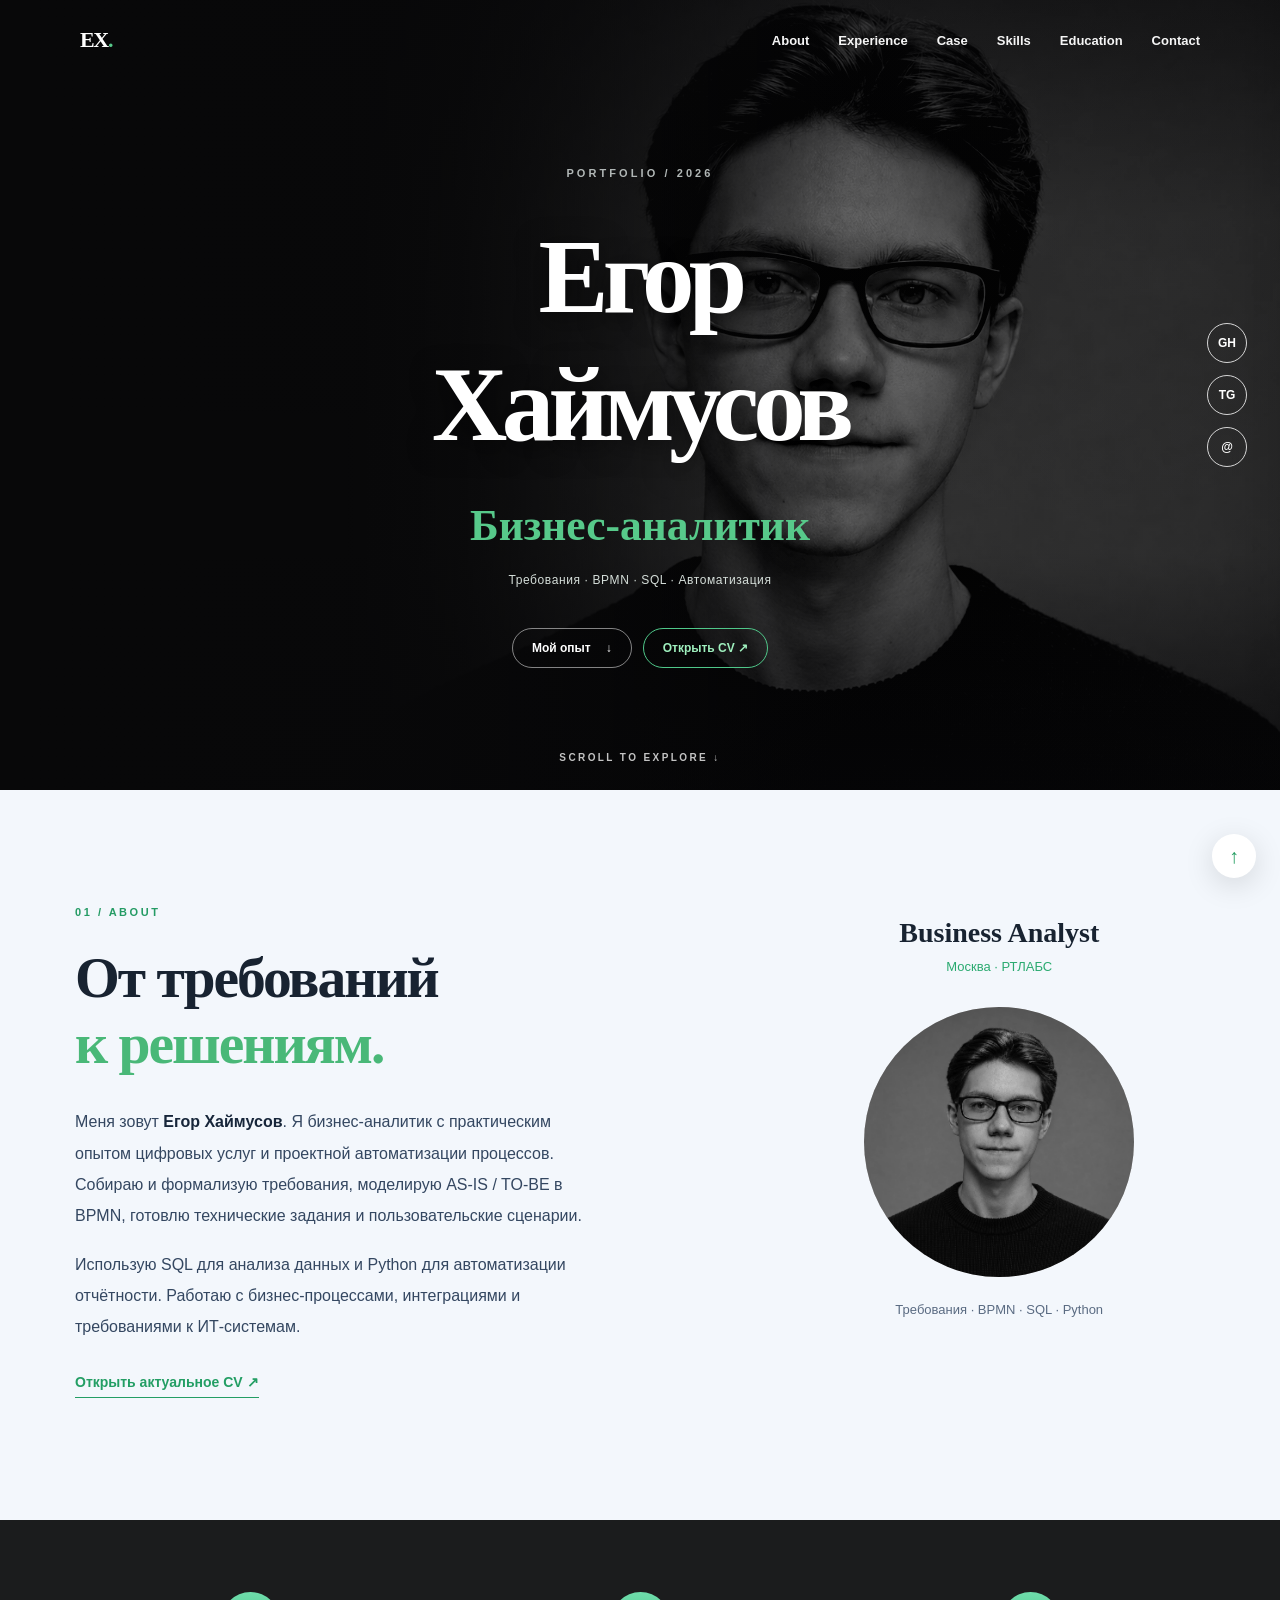
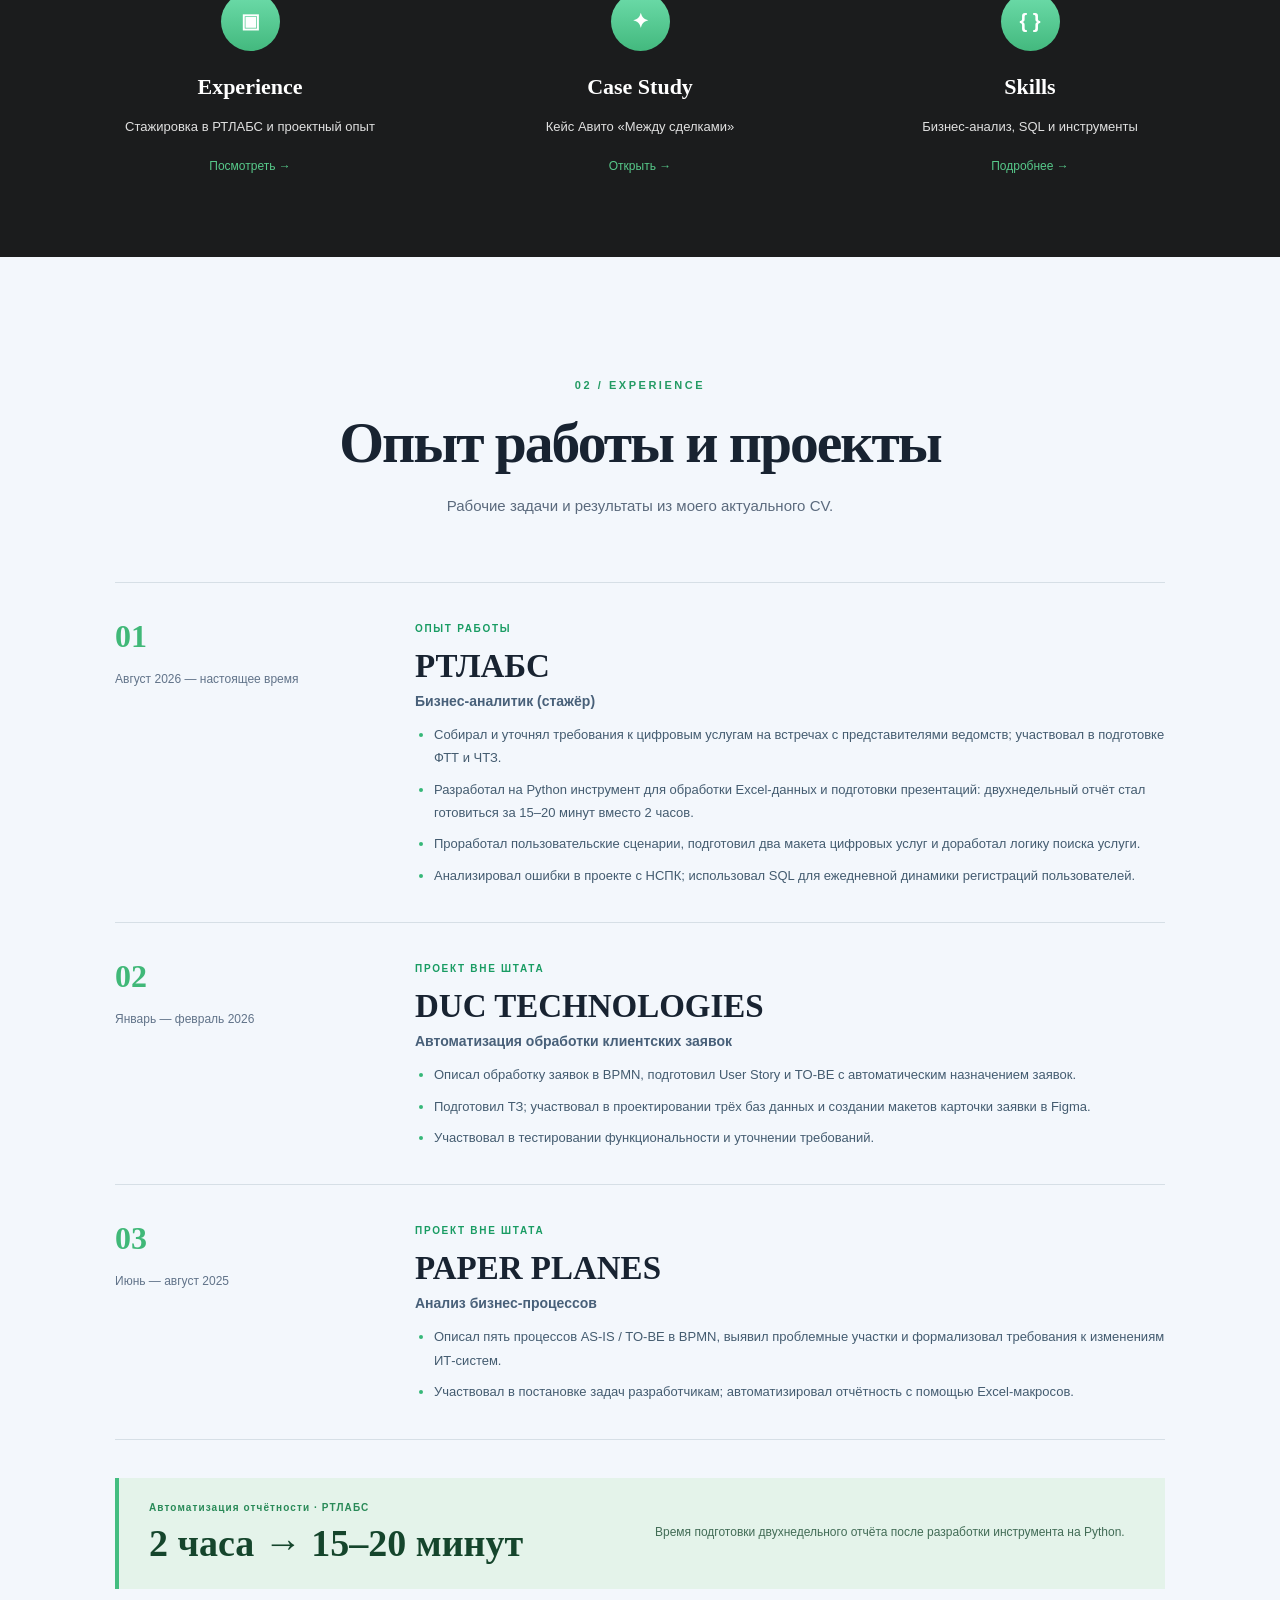
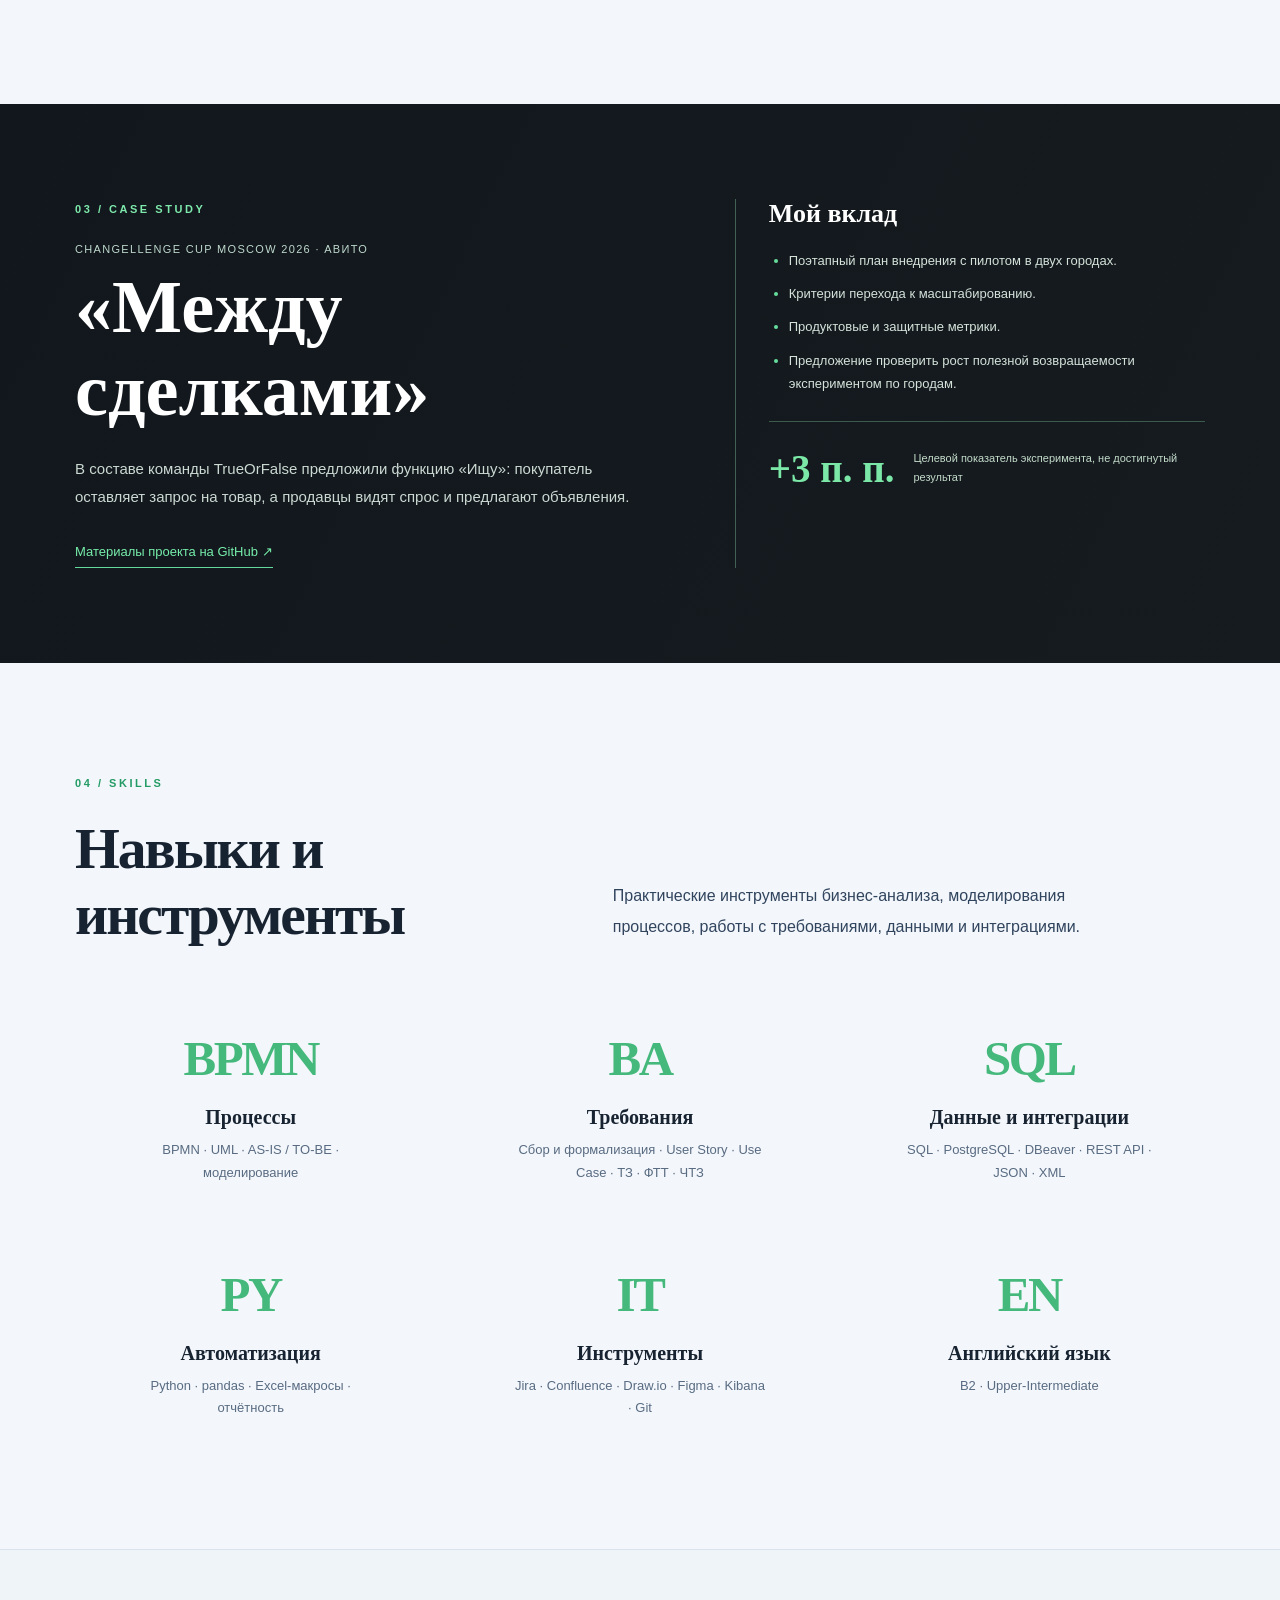
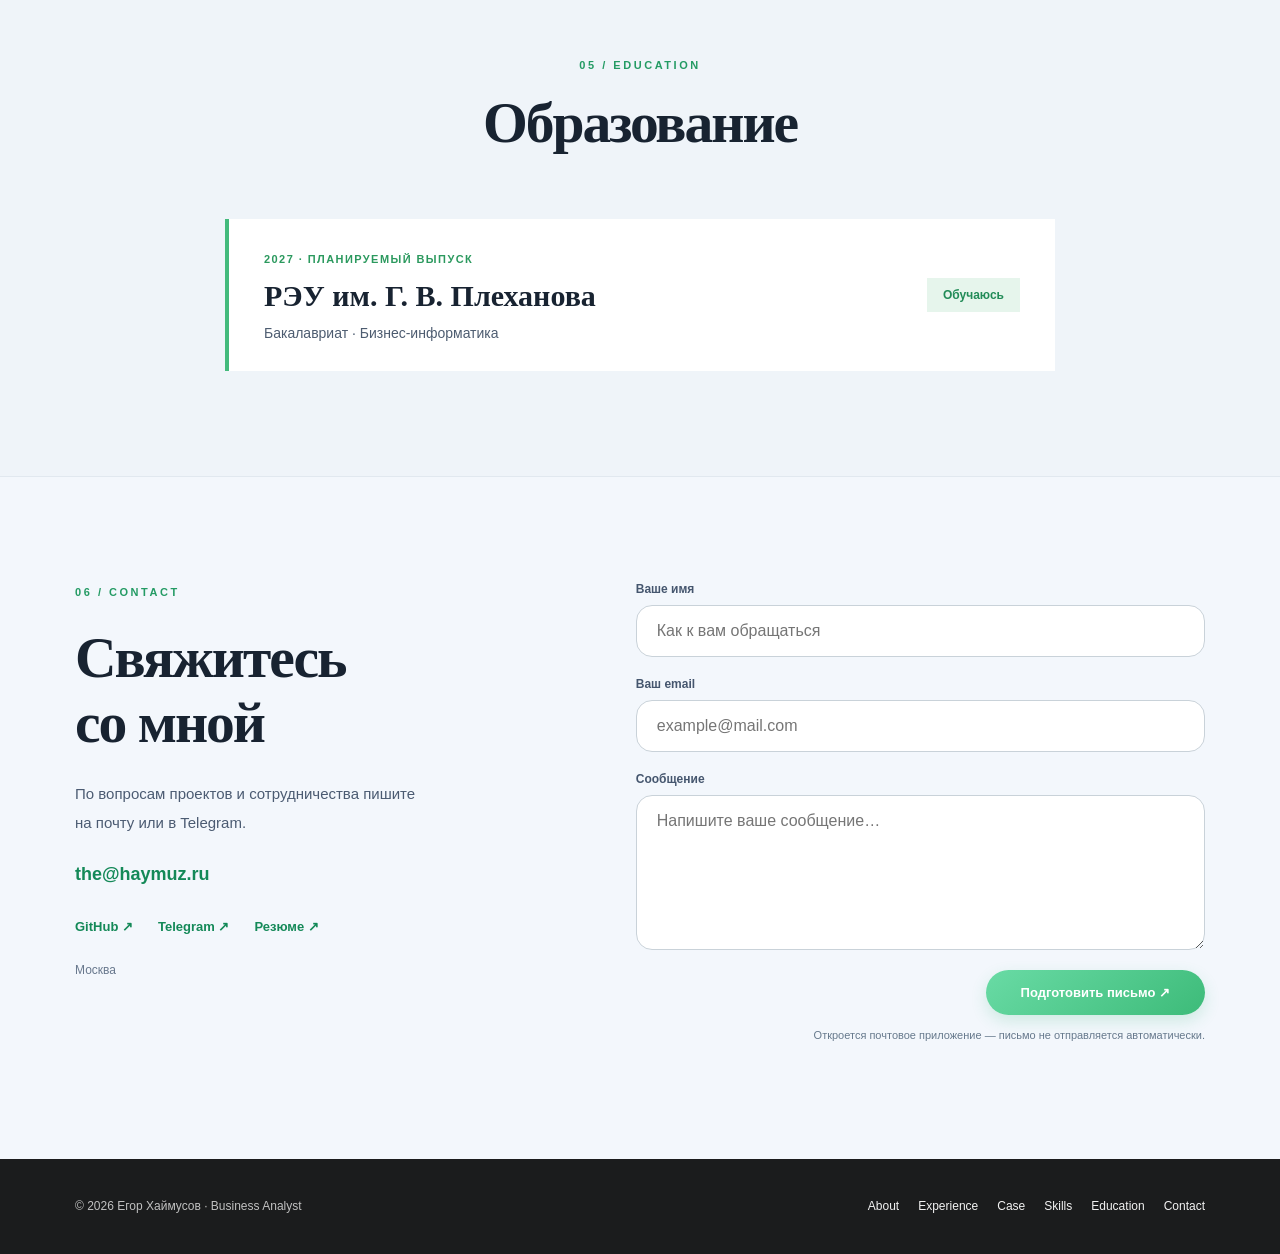
<file: index.html>
<!doctype html>
<html lang="ru">
<head>
  <meta charset="utf-8">
  <meta name="viewport" content="width=device-width, initial-scale=1">
  <meta name="color-scheme" content="light">
  <meta name="theme-color" content="#101113">
  <meta name="description" content="Егор Хаймусов — бизнес-аналитик. РТЛАБС, DUC Technologies, Paper Planes, BPMN, требования, SQL и автоматизация.">
  <meta property="og:type" content="website">
  <meta property="og:title" content="Егор Хаймусов · Business Analyst">
  <meta property="og:description" content="Портфолио бизнес-аналитика: проекты, навыки, публикации, контакты.">
  <title>Егор Хаймусов — Business Analyst · CV</title>
  <link rel="stylesheet" href="styles-v8.css">
</head>
<body id="top">
  <header class="site-header">
    <div class="header-inner">
      <a class="wordmark" href="#top" aria-label="Егор Хаймусов — главная">ЕХ<span>.</span></a>
      <button class="menu-toggle" type="button" aria-controls="main-navigation" aria-expanded="false" aria-label="Открыть меню">
        <span></span><span></span><span></span>
      </button>
      <nav id="main-navigation" class="main-nav" aria-label="Навигация"><a href="#about">About</a><a href="#experience">Experience</a><a href="#case">Case</a><a href="#skills">Skills</a><a href="#education">Education</a><a href="#contact">Contact</a></nav>
    </div>
  </header>
  <main>
    <section class="hero" aria-labelledby="hero-title">
      <div class="hero-image" aria-hidden="true"><img src="assets/profile-photo-v2.webp" width="1254" height="1254" alt="" fetchpriority="high"></div>
      <div class="hero-shade"></div>
      <div class="hero-content">
        <p class="hero-meta">PORTFOLIO / 2026</p>
        <h1 id="hero-title"><span>Егор</span><span>Хаймусов</span></h1>
        <p class="hero-role">Бизнес-аналитик</p>
        <p class="hero-summary">Требования · BPMN · SQL · Автоматизация</p>
        <a class="hero-cta" href="#experience">Мой опыт <span aria-hidden="true">↓</span></a><a class="hero-cta cv-hero-resume" href="resume.html">Открыть CV ↗</a>
      </div>
      <div class="hero-social" aria-label="Социальные ссылки">
        <a href="https://github.com/haymuzz" target="_blank" rel="noopener noreferrer" aria-label="GitHub">GH</a>
        <a href="https://t.me/thehaymuz" target="_blank" rel="noopener noreferrer" aria-label="Telegram">TG</a>
        <a href="mailto:the@haymuz.ru" aria-label="Email">@</a>
      </div>
      <span class="hero-index">SCROLL TO EXPLORE ↓</span>
    </section>

    <section class="about section-light" id="about">
 <div class="section-wrap about-layout">
  <div class="about-text">
   <span class="small-heading">01 / ABOUT</span>
   <h2>От требований<br><em>к решениям.</em></h2>
   <p>Меня зовут <strong>Егор Хаймусов</strong>. Я бизнес-аналитик с практическим опытом цифровых услуг и проектной автоматизации процессов. Собираю и формализую требования, моделирую AS-IS / TO-BE в BPMN, готовлю технические задания и пользовательские сценарии.</p>
   <p>Использую SQL для анализа данных и Python для автоматизации отчётности. Работаю с бизнес-процессами, интеграциями и требованиями к ИТ-системам.</p>
   <a class="inline-link" href="resume.html">Открыть актуальное CV ↗</a>
  </div>
  <div class="about-side">
   <h3>Business Analyst</h3><p class="about-side-role">Москва · РТЛАБС</p>
   <div class="about-avatar"><img src="assets/profile-photo-v2.webp" width="1254" height="1254" loading="lazy" alt="Портрет Егора Хаймусова"></div>
   <p class="about-side-caption">Требования · BPMN · SQL · Python</p>
  </div>
 </div>
</section>

<section class="quick-links" aria-label="Разделы сайта">
 <div class="section-wrap quick-grid">
  <a class="quick-item" href="#experience"><span class="quick-icon">▣</span><h3>Experience</h3><p>Стажировка в РТЛАБС и проектный опыт</p><span class="quick-more">Посмотреть →</span></a>
  <a class="quick-item" href="#case"><span class="quick-icon">✦</span><h3>Case Study</h3><p>Кейс Авито «Между сделками»</p><span class="quick-more">Открыть →</span></a>
  <a class="quick-item" href="#skills"><span class="quick-icon">{ }</span><h3>Skills</h3><p>Бизнес-анализ, SQL и инструменты</p><span class="quick-more">Подробнее →</span></a>
 </div>
</section>

<section class="projects section-light cv-experience" id="experience">
<div class="section-wrap">
 <div class="center-head"><span class="small-heading">02 / EXPERIENCE</span><h2>Опыт работы и проекты</h2><p>Рабочие задачи и результаты из моего актуального CV.</p></div>
 <div class="cv-timeline">
  <article class="cv-job">
   <div class="cv-job-meta"><span class="cv-number">01</span><span>Август 2026 — настоящее время</span></div>
   <div><span class="cv-kind">ОПЫТ РАБОТЫ</span><h3>РТЛАБС</h3><p class="cv-role">Бизнес-аналитик (стажёр)</p>
   <ul><li>Собирал и уточнял требования к цифровым услугам на встречах с представителями ведомств; участвовал в подготовке ФТТ и ЧТЗ.</li>
   <li>Разработал на Python инструмент для обработки Excel-данных и подготовки презентаций: двухнедельный отчёт стал готовиться за 15–20 минут вместо 2 часов.</li>
   <li>Проработал пользовательские сценарии, подготовил два макета цифровых услуг и доработал логику поиска услуги.</li>
   <li>Анализировал ошибки в проекте с НСПК; использовал SQL для ежедневной динамики регистраций пользователей.</li></ul></div>
  </article>
  <article class="cv-job">
   <div class="cv-job-meta"><span class="cv-number">02</span><span>Январь — февраль 2026</span></div>
   <div><span class="cv-kind">ПРОЕКТ ВНЕ ШТАТА</span><h3>DUC TECHNOLOGIES</h3><p class="cv-role">Автоматизация обработки клиентских заявок</p>
   <ul><li>Описал обработку заявок в BPMN, подготовил User Story и TO-BE с автоматическим назначением заявок.</li><li>Подготовил ТЗ; участвовал в проектировании трёх баз данных и создании макетов карточки заявки в Figma.</li><li>Участвовал в тестировании функциональности и уточнении требований.</li></ul></div>
  </article>
  <article class="cv-job">
   <div class="cv-job-meta"><span class="cv-number">03</span><span>Июнь — август 2025</span></div>
   <div><span class="cv-kind">ПРОЕКТ ВНЕ ШТАТА</span><h3>PAPER PLANES</h3><p class="cv-role">Анализ бизнес-процессов</p>
   <ul><li>Описал пять процессов AS-IS / TO-BE в BPMN, выявил проблемные участки и формализовал требования к изменениям ИТ-систем.</li><li>Участвовал в постановке задач разработчикам; автоматизировал отчётность с помощью Excel-макросов.</li></ul></div>
  </article>
 </div>
 <div class="cv-result"><div><span>Автоматизация отчётности · РТЛАБС</span><strong>2 часа → 15–20 минут</strong></div><p>Время подготовки двухнедельного отчёта после разработки инструмента на Python.</p></div>
</div></section>

<section class="focus-band cv-case" id="case">
 <div class="section-wrap cv-case-grid">
  <div><span class="small-heading">03 / CASE STUDY</span><span class="cv-case-overline">CHANGELLENGE CUP MOSCOW 2026 · АВИТО</span><h2>«Между<br>сделками»</h2>
   <p>В составе команды TrueOrFalse предложили функцию «Ищу»: покупатель оставляет запрос на товар, а продавцы видят спрос и предлагают объявления.</p>
   <a href="https://github.com/haymuzz/CupMoscow2026---TrueOrFalse" target="_blank" rel="noopener noreferrer" class="cv-case-link">Материалы проекта на GitHub ↗</a>
  </div>
  <div class="cv-case-details"><h3>Мой вклад</h3><ul><li>Поэтапный план внедрения с пилотом в двух городах.</li><li>Критерии перехода к масштабированию.</li><li>Продуктовые и защитные метрики.</li><li>Предложение проверить рост полезной возвращаемости экспериментом по городам.</li></ul>
   <div class="cv-goal"><strong>+3 п. п.</strong><span>Целевой показатель эксперимента, не достигнутый результат</span></div>
  </div>
 </div>
</section>

<section class="skills section-light" id="skills">
 <div class="section-wrap"><div class="skills-intro">
   <div><span class="small-heading">04 / SKILLS</span><h2>Навыки и инструменты</h2></div>
   <p>Практические инструменты бизнес-анализа, моделирования процессов, работы с требованиями, данными и интеграциями.</p>
 </div>
 <div class="skills-grid"><article class="skill"><span class="skill-big">BPMN</span><div class="skill-small"><h3>Процессы</h3><p>BPMN · UML · AS-IS / TO-BE · моделирование</p></div></article><article class="skill"><span class="skill-big">BA</span><div class="skill-small"><h3>Требования</h3><p>Сбор и формализация · User Story · Use Case · ТЗ · ФТТ · ЧТЗ</p></div></article><article class="skill"><span class="skill-big">SQL</span><div class="skill-small"><h3>Данные и интеграции</h3><p>SQL · PostgreSQL · DBeaver · REST API · JSON · XML</p></div></article><article class="skill"><span class="skill-big">PY</span><div class="skill-small"><h3>Автоматизация</h3><p>Python · pandas · Excel-макросы · отчётность</p></div></article><article class="skill"><span class="skill-big">IT</span><div class="skill-small"><h3>Инструменты</h3><p>Jira · Confluence · Draw.io · Figma · Kibana · Git</p></div></article><article class="skill"><span class="skill-big">EN</span><div class="skill-small"><h3>Английский язык</h3><p>B2 · Upper-Intermediate</p></div></article></div>
 </div>
</section>

<section class="research section-light cv-education" id="education">
 <div class="section-wrap"><div class="center-head"><span class="small-heading">05 / EDUCATION</span><h2>Образование</h2></div>
 <div class="cv-education-card"><div><span class="cv-education-year">2027 · ПЛАНИРУЕМЫЙ ВЫПУСК</span><h3>РЭУ им. Г. В. Плеханова</h3><p>Бакалавриат · Бизнес-информатика</p></div><span class="cv-education-status">Обучаюсь</span></div>
 </div>
</section>

<section class="contact section-light" id="contact">
 <div class="section-wrap contact-grid">
  <div><span class="small-heading">06 / CONTACT</span><h2>Свяжитесь<br>со мной</h2><p>По вопросам проектов и сотрудничества пишите на почту или в Telegram.</p>
  <a href="mailto:the@haymuz.ru" class="contact-email">the@haymuz.ru</a>
  <div class="contact-social"><a href="https://github.com/haymuzz" target="_blank" rel="noopener noreferrer">GitHub ↗</a><a href="https://t.me/thehaymuz" target="_blank" rel="noopener noreferrer">Telegram ↗</a><a href="resume.html">Резюме ↗</a></div><p class="cv-location">Москва</p></div>
  <form class="contact-form" id="contact-form">
   <label for="sender-name">Ваше имя</label><input id="sender-name" type="text" name="name" placeholder="Как к вам обращаться" maxlength="120" required>
   <label for="sender-email">Ваш email</label><input id="sender-email" type="email" name="email" placeholder="example@mail.com" maxlength="180" required>
   <label for="sender-message">Сообщение</label><textarea id="sender-message" name="message" rows="6" maxlength="5000" placeholder="Напишите ваше сообщение…" required></textarea>
   <button type="submit">Подготовить письмо ↗</button><p class="form-hint">Откроется почтовое приложение — письмо не отправляется автоматически.</p>
  </form>
 </div>
</section></main>
  <footer class="footer">
    <div class="section-wrap footer-inner">
      <p>© <span id="year">2026</span> Егор Хаймусов · Business Analyst</p>
      <nav aria-label="Навигация в подвале"><a href="#about">About</a><a href="#experience">Experience</a><a href="#case">Case</a><a href="#skills">Skills</a><a href="#education">Education</a><a href="#contact">Contact</a></nav>
      <a class="backtop" href="#top" aria-label="Наверх">↑</a>
    </div>
  </footer>
  <script src="script-v8.js" defer></script>
</body>
</html>
</file>
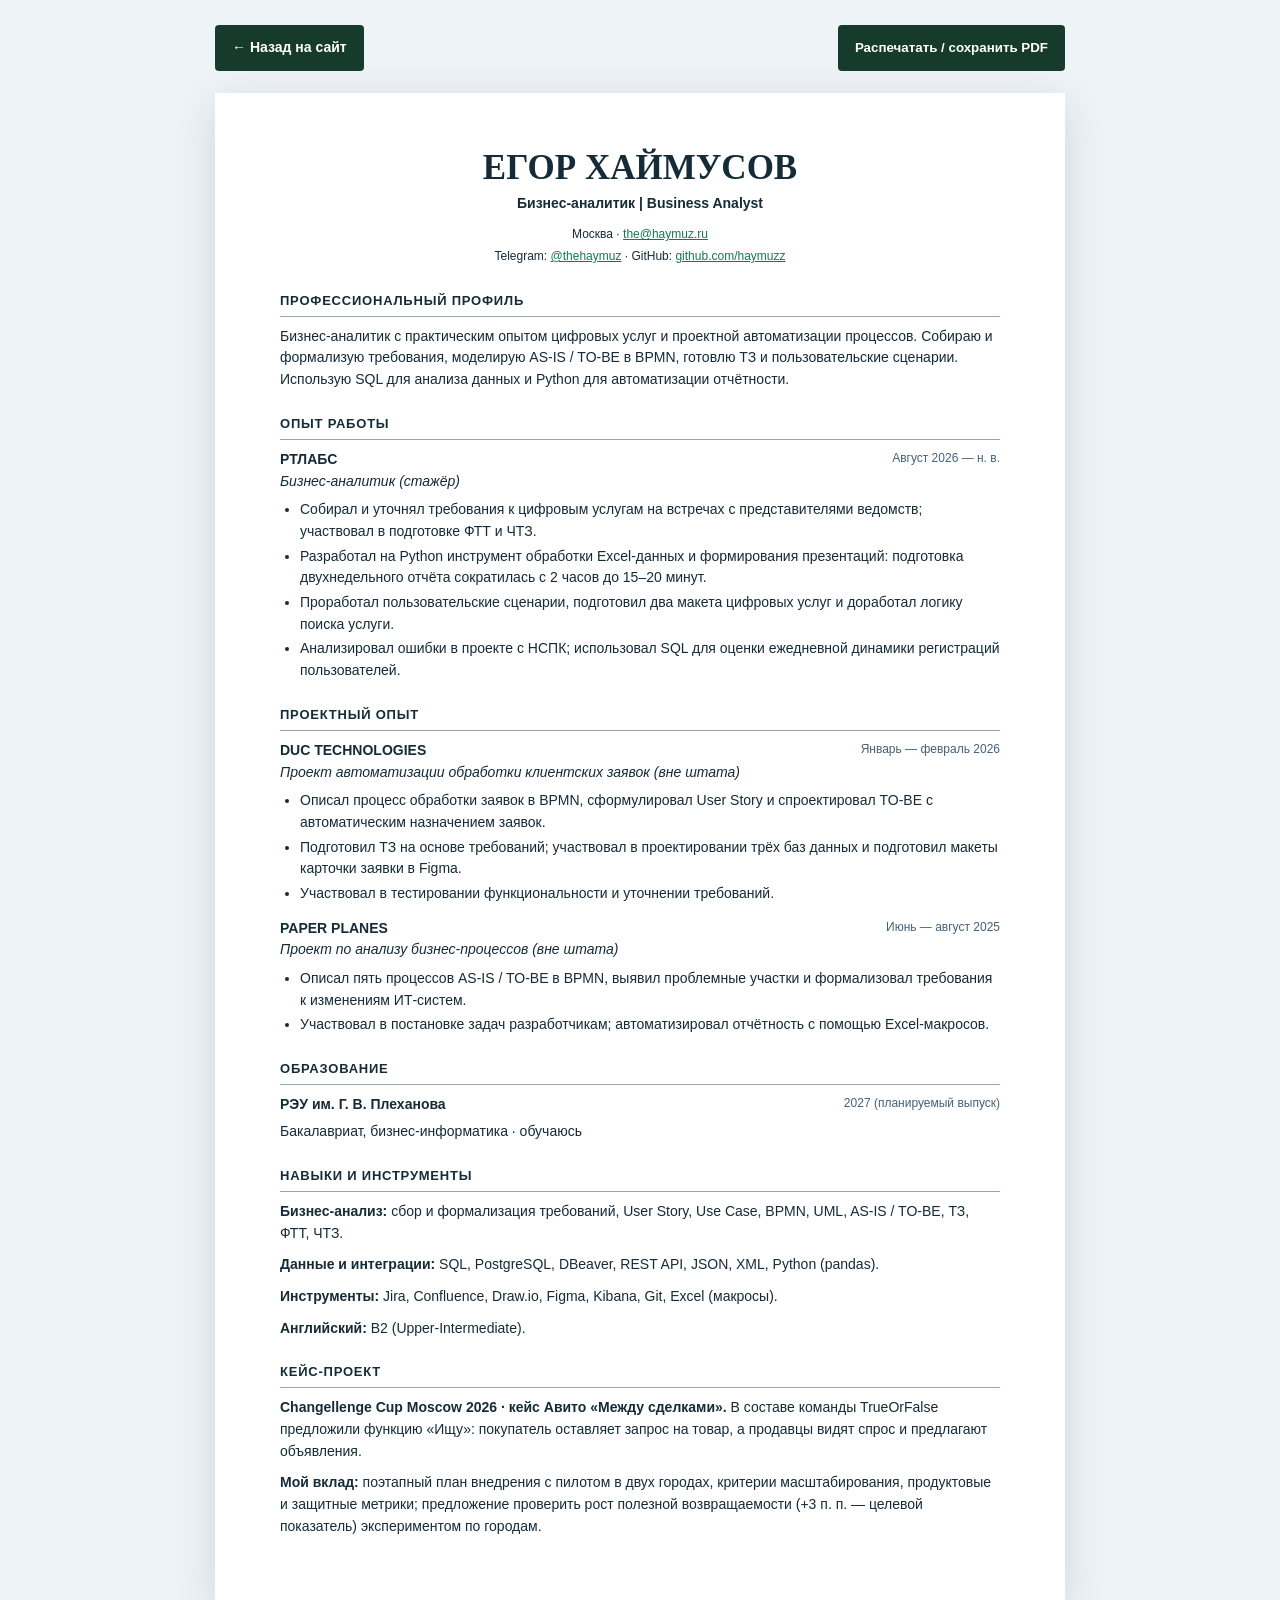
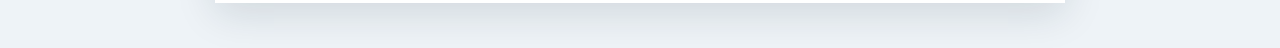
<file: resume.html>
<!doctype html><html lang="ru"><head><meta charset="utf-8"><meta name="viewport" content="width=device-width,initial-scale=1"><title>Егор Хаймусов — Бизнес-аналитик | CV</title><style>
*{box-sizing:border-box}body{margin:0;background:#eef3f7;color:#152b38;font:14px/1.55 Arial,Helvetica,sans-serif}a{color:#137a4f}.toolbar{max-width:850px;margin:25px auto 0;display:flex;justify-content:space-between;gap:20px}.toolbar a,.toolbar button{background:#163b2c;color:#fff;border:0;padding:12px 17px;border-radius:4px;font-weight:bold;cursor:pointer;text-decoration:none}.sheet{margin:22px auto 45px;max-width:850px;padding:55px 65px;background:#fff;box-shadow:0 10px 38px #1232}h1{text-align:center;font:700 35px Georgia,serif;margin:0}.sub{text-align:center;font-weight:bold}.contacts{text-align:center;font-size:12px;line-height:1.8}h2{font-size:13px;letter-spacing:.06em;border-bottom:1px solid #97a7af;padding-bottom:5px;margin:23px 0 9px}p{margin:5px 0 10px}strong{font-weight:700}.jobhead{display:flex;justify-content:space-between;gap:20px}.jobhead span{color:#466078;font-size:12px;text-align:right}.role{margin:0 0 7px;font-style:italic}ul{padding-left:20px;margin:5px 0 13px}li{margin:3px 0} @media(max-width:650px){.sheet{padding:30px 20px;margin:0}.toolbar{padding:15px;margin:0;flex-wrap:wrap}} @page{size:A4;margin:13mm}@media print{body{background:#fff;font-size:10px;line-height:1.36}.toolbar{display:none}.sheet{padding:0;margin:0;max-width:none;box-shadow:none}h1{font-size:25px}.contacts{font-size:9px}h2{margin:13px 0 5px;font-size:10px}p{margin:3px 0 5px}.jobhead span{font-size:9px}ul{margin:3px 0 7px}li{margin:2px 0}}
</style></head><body>
<div class="toolbar"><a href="./">← Назад на сайт</a><button onclick="window.print()">Распечатать / сохранить PDF</button></div>
<main class="sheet">
<h1>ЕГОР ХАЙМУСОВ</h1><p class="sub">Бизнес-аналитик | Business Analyst</p>
<div class="contacts">Москва · <a href="mailto:the@haymuz.ru">the@haymuz.ru</a><br>Telegram: <a href="https://t.me/thehaymuz">@thehaymuz</a> · GitHub: <a href="https://github.com/haymuzz">github.com/haymuzz</a></div>
<h2>ПРОФЕССИОНАЛЬНЫЙ ПРОФИЛЬ</h2><p>Бизнес-аналитик с практическим опытом цифровых услуг и проектной автоматизации процессов. Собираю и формализую требования, моделирую AS-IS / TO-BE в BPMN, готовлю ТЗ и пользовательские сценарии. Использую SQL для анализа данных и Python для автоматизации отчётности.</p>
<h2>ОПЫТ РАБОТЫ</h2>
<div class="jobhead"><strong>РТЛАБС</strong><span>Август 2026 — н. в.</span></div><p class="role">Бизнес-аналитик (стажёр)</p>
<ul><li>Собирал и уточнял требования к цифровым услугам на встречах с представителями ведомств; участвовал в подготовке ФТТ и ЧТЗ.</li><li>Разработал на Python инструмент обработки Excel-данных и формирования презентаций: подготовка двухнедельного отчёта сократилась с 2 часов до 15–20 минут.</li><li>Проработал пользовательские сценарии, подготовил два макета цифровых услуг и доработал логику поиска услуги.</li><li>Анализировал ошибки в проекте с НСПК; использовал SQL для оценки ежедневной динамики регистраций пользователей.</li></ul>
<h2>ПРОЕКТНЫЙ ОПЫТ</h2>
<div class="jobhead"><strong>DUC TECHNOLOGIES</strong><span>Январь — февраль 2026</span></div><p class="role">Проект автоматизации обработки клиентских заявок (вне штата)</p>
<ul><li>Описал процесс обработки заявок в BPMN, сформулировал User Story и спроектировал TO-BE с автоматическим назначением заявок.</li><li>Подготовил ТЗ на основе требований; участвовал в проектировании трёх баз данных и подготовил макеты карточки заявки в Figma.</li><li>Участвовал в тестировании функциональности и уточнении требований.</li></ul>
<div class="jobhead"><strong>PAPER PLANES</strong><span>Июнь — август 2025</span></div><p class="role">Проект по анализу бизнес-процессов (вне штата)</p>
<ul><li>Описал пять процессов AS-IS / TO-BE в BPMN, выявил проблемные участки и формализовал требования к изменениям ИТ-систем.</li><li>Участвовал в постановке задач разработчикам; автоматизировал отчётность с помощью Excel-макросов.</li></ul>
<h2>ОБРАЗОВАНИЕ</h2><div class="jobhead"><strong>РЭУ им. Г. В. Плеханова</strong><span>2027 (планируемый выпуск)</span></div><p>Бакалавриат, бизнес-информатика · обучаюсь</p>
<h2>НАВЫКИ И ИНСТРУМЕНТЫ</h2>
<p><strong>Бизнес-анализ:</strong> сбор и формализация требований, User Story, Use Case, BPMN, UML, AS-IS / TO-BE, ТЗ, ФТТ, ЧТЗ.</p>
<p><strong>Данные и интеграции:</strong> SQL, PostgreSQL, DBeaver, REST API, JSON, XML, Python (pandas).</p>
<p><strong>Инструменты:</strong> Jira, Confluence, Draw.io, Figma, Kibana, Git, Excel (макросы).</p><p><strong>Английский:</strong> B2 (Upper-Intermediate).</p>
<h2>КЕЙС-ПРОЕКТ</h2>
<p><strong>Changellenge Cup Moscow 2026 · кейс Авито «Между сделками».</strong> В составе команды TrueOrFalse предложили функцию «Ищу»: покупатель оставляет запрос на товар, а продавцы видят спрос и предлагают объявления.</p>
<p><strong>Мой вклад:</strong> поэтапный план внедрения с пилотом в двух городах, критерии масштабирования, продуктовые и защитные метрики; предложение проверить рост полезной возвращаемости (+3 п. п. — целевой показатель) экспериментом по городам.</p>
</main></body></html>
</file>
<file: styles-v8.css>
:root{--dark:#131416;--black:#090a0c;--paper:#f3f7fc;--white:#fff;--text:#182331;--muted:#41516b;--green:#57c98a;--deep-green:#249b64;--line:#dae1ea}
*,*::before,*::after{box-sizing:border-box}
html{scroll-behavior:smooth;scroll-padding-top:72px}
body{margin:0;background:var(--paper);color:var(--text);font-family:Arial,"Helvetica Neue",Helvetica,sans-serif;-webkit-font-smoothing:antialiased}
a{color:inherit;text-decoration:none}
button,input,textarea{font:inherit}
a:focus-visible,button:focus-visible,input:focus-visible,textarea:focus-visible{outline:3px solid var(--green);outline-offset:3px}
.section-wrap{width:min(1130px,calc(100% - 56px));margin:0 auto}
.site-header{position:absolute;top:0;left:0;right:0;z-index:20;color:white}
.header-inner{height:80px;max-width:1180px;padding:0 30px;margin:auto;display:flex;align-items:center;justify-content:space-between}
.wordmark{font-size:22px;font-weight:900;letter-spacing:-.06em;font-family:Georgia,"Times New Roman",serif}
.wordmark span{color:var(--green)}
.main-nav{display:flex;align-items:center;gap:29px}.main-nav a{font-size:13px;font-weight:600;color:#f5f5f5;transition:color .2s}.main-nav a:hover{color:var(--green)}
.menu-toggle{display:none;border:0;background:transparent;padding:10px;cursor:pointer}
.menu-toggle span{display:block;width:23px;height:2px;margin:5px 0;background:white}
.hero{height:min(790px,100svh);min-height:600px;position:relative;display:flex;justify-content:center;align-items:center;isolation:isolate;overflow:hidden;background:#080809;color:#fff}
.hero-image{position:absolute;inset:0;overflow:hidden;z-index:-3}
.hero-image img{
 height:100%;width:76%;position:absolute;right:-3%;top:0;
 object-fit:cover;object-position:52% 39%;
 filter:grayscale(100%) contrast(1.22) brightness(.66);
 -webkit-mask-image:linear-gradient(to right,transparent 0%,rgba(0,0,0,.14) 12%,rgba(0,0,0,.49) 27%,rgba(0,0,0,.88) 42%,#000 57%,#000 92%,rgba(0,0,0,.84) 100%);
 mask-image:linear-gradient(to right,transparent 0%,rgba(0,0,0,.14) 12%,rgba(0,0,0,.49) 27%,rgba(0,0,0,.88) 42%,#000 57%,#000 92%,rgba(0,0,0,.84) 100%);
}
.hero-shade{
 position:absolute;inset:0;z-index:-2;pointer-events:none;
 background:
 linear-gradient(90deg,#080809 0%,rgba(8,8,9,.98) 13%,rgba(8,8,9,.88) 27%,rgba(8,8,9,.59) 44%,rgba(8,8,9,.22) 67%,rgba(8,8,9,.35) 100%),
 linear-gradient(0deg,rgba(5,5,7,.78) 0%,rgba(5,5,7,.05) 30%,rgba(5,5,7,.08) 72%,rgba(5,5,7,.54) 100%);
}
.hero-content{text-align:center;padding:120px 95px 75px;position:relative;z-index:1}
.hero-meta{font-size:11px;font-weight:700;letter-spacing:.28em;color:#b1b7b6;margin:0 0 34px}
.hero h1{font-family:Georgia,"Times New Roman",serif;font-size:clamp(66px,8.2vw,128px);font-weight:750;line-height:1.22;letter-spacing:-.055em;margin:0 0 31px;text-shadow:0 6px 28px #0009}
.hero h1 span{display:block}
.hero-role{color:var(--green);font-family:Georgia,"Times New Roman",serif;font-size:clamp(25px,3.4vw,45px);margin:0 0 20px;font-weight:600}
.hero-summary{font-size:12px;color:#d5ded9;letter-spacing:.05em;line-height:1.8;margin:0}
.hero-cta{display:inline-flex;gap:15px;margin-top:37px;padding:12px 19px;border:1px solid #ffffff80;border-radius:999px;font-size:12px;color:#fff;font-weight:700}
.hero-cta:hover{border-color:var(--green);color:var(--green)}
.hero-social{position:absolute;right:33px;top:50%;transform:translateY(-50%);display:grid;gap:12px}
.hero-social a{border:1px solid #d6d6d6;border-radius:50%;width:40px;height:40px;display:grid;place-items:center;color:white;font-size:12px;font-weight:700}
.hero-social a:hover{background:var(--green);color:#07120c;border-color:var(--green)}
.hero-index{position:absolute;bottom:27px;font-size:10px;font-weight:700;letter-spacing:.24em;color:#c3c3c3}
.section-light{background:var(--paper)}
.about{padding:112px 0 122px}
.about-layout{display:grid;grid-template-columns:1.1fr .75fr;gap:115px;align-items:start}
.small-heading{font-size:11px;letter-spacing:.23em;color:var(--deep-green);font-weight:800}
.about h2,.skills h2,.center-head h2,.contact h2{font-family:Georgia,"Times New Roman",serif;font-size:clamp(36px,4.5vw,64px);line-height:1.14;letter-spacing:-.035em;margin:25px 0 30px}
.about h2 em{font-style:normal;color:#49b878}
.about-text p{max-width:510px;line-height:1.95;font-size:16px;color:#344761;margin:0 0 18px}
.about-text strong{color:#17263a}
.inline-link{display:inline-block;font-weight:700;font-size:14px;margin-top:13px;color:#239e64;border-bottom:1px solid #239e64;padding-bottom:7px}
.inline-link:hover{color:#176d45}
.about-side{text-align:center;padding-top:15px}
.about-side h3{font-family:Georgia,"Times New Roman",serif;font-size:28px;line-height:1.15;margin:0 0 10px}
.about-side-role{font-size:13px;color:#2aaa70;margin:0 0 33px}
.about-avatar{width:min(270px,85%);aspect-ratio:1;margin:auto;border-radius:50%;overflow:hidden;background:#d3d3d3}
.about-avatar img{width:100%;height:100%;object-fit:cover;object-position:50% 37%;filter:grayscale(100%)}
.about-side-caption{font-size:13px;color:#5a6b82;margin:25px auto 0;max-width:280px}
.quick-links{background:#1b1c1d;color:#fff;padding:72px 0 83px}
.quick-grid{display:grid;grid-template-columns:repeat(3,1fr);gap:40px}
.quick-item{text-align:center;padding:0 20px;display:block}
.quick-icon{width:59px;height:59px;display:grid;place-items:center;margin:0 auto 23px;border-radius:50%;background:linear-gradient(#6eddab,#43b97e);color:#fff;font-size:20px;font-weight:700}
.quick-item h3{font-family:Georgia,"Times New Roman",serif;font-size:22px;margin:0 0 15px}
.quick-item p{font-size:13px;line-height:1.8;max-width:280px;margin:0 auto 18px;color:#e0e0e0}
.quick-more{font-size:12px;color:var(--green)}
.quick-item:hover .quick-more{text-decoration:underline}
.skills{padding:110px 0 115px}
.skills-intro{display:grid;grid-template-columns:.85fr 1.15fr;gap:100px;align-items:end;margin-bottom:66px}
.skills h2{margin-bottom:0}
.skills-intro>p{color:#31445d;font-size:16px;line-height:1.95;margin:0 0 5px;max-width:530px}
.skills-grid{display:grid;grid-template-columns:repeat(3,1fr);gap:50px 38px}
.skill{text-align:center;padding:15px 5px}
.skill-big{display:block;font-family:Georgia,"Times New Roman",serif;font-size:49px;font-weight:700;color:#45b87b;line-height:1.25;margin-bottom:17px;letter-spacing:-.05em}
.skill h3{font-family:Georgia,"Times New Roman",serif;font-size:20px;margin:0 0 10px}
.skill p{color:#596b81;line-height:1.7;font-size:13px;max-width:250px;margin:0 auto}
.focus-band{position:relative;overflow:hidden;background:linear-gradient(115deg,#11171c,#161b20);padding:90px 0 95px;text-align:center;color:#fff}
.focus-pattern{position:absolute;inset:0;opacity:.22;background-image:radial-gradient(#4ec891 2px,transparent 3px);background-size:29px 29px;mask-image:linear-gradient(to right,transparent,#000 45%,#000 60%,transparent)}
.focus-band>.section-wrap{position:relative}
.focus-band h2{font-family:Georgia,"Times New Roman",serif;font-size:38px;margin:0 0 39px}
.focus-list{display:flex;justify-content:center;align-items:center;gap:75px;flex-wrap:wrap}
.focus-list span{font-size:17px;color:#60d699;font-family:Georgia,"Times New Roman",serif;font-weight:700}
.projects{padding:118px 0 115px}
.center-head{text-align:center;margin:0 auto 63px;max-width:690px}
.center-head h2{margin:17px 0}
.center-head>p{font-size:15px;color:#5b6a7d;line-height:1.75;margin:0}
.portfolio-grid{display:grid;grid-template-columns:repeat(3,1fr);gap:25px}
.portfolio-card{background:#fff;box-shadow:0 10px 28px #18202d09;overflow:hidden}
.portfolio-link{display:block;height:100%}
.portfolio-art{position:relative;height:225px;overflow:hidden;background:#151c21;color:#e1f5e9}
.portfolio-art:before{content:"";position:absolute;inset:-40px;opacity:.45;background:repeating-linear-gradient(130deg,transparent 0 30px,#ffffff0a 30px 31px),radial-gradient(circle at 68% 20%,#34b47762,transparent 47%)}
.art-fraud{background:#111a1a}.art-forecast{background:#152129}.art-telco{background:#211f27}.art-movies{background:#141d25}.art-clv{background:#142421}
.art-inner{position:absolute;inset:24px;display:flex;flex-direction:column;justify-content:space-between}
.art-no{font-size:12px;font-weight:800;letter-spacing:.18em;color:#a9d4bb}
.art-key{font-family:Georgia,"Times New Roman",serif;font-weight:700;font-size:clamp(24px,2.4vw,33px);line-height:1.18;max-width:240px}
.art-pattern{position:absolute;bottom:5px;right:0;display:flex;gap:7px;align-items:end;opacity:.55}
.art-pattern span{display:block;background:#4ec98e;width:11px;height:27px}.art-pattern span:nth-child(2){height:55px}.art-pattern span:nth-child(3){height:40px}.art-pattern span:nth-child(4){height:68px}.art-pattern span:nth-child(5){height:35px}.art-pattern span:nth-child(6){height:80px}
.art-fraud .art-pattern span:nth-child(even),.art-telco .art-pattern span:nth-child(even){background:#9ef4c3}
.portfolio-details{padding:23px 24px 27px;position:relative}
.portfolio-num{font-size:10px;color:#29965f;font-weight:800;letter-spacing:.13em}
.portfolio-open{position:absolute;right:24px;top:20px;font-size:21px;color:#39b777}
.portfolio-details h3{font-family:Georgia,"Times New Roman",serif;font-size:21px;margin:14px 0 10px;line-height:1.3}
.portfolio-details p{font-size:13px;color:#536278;line-height:1.75;min-height:69px;margin:0 0 19px}
.portfolio-stack{font-size:11px;color:#45916b}
.portfolio-link:hover .portfolio-art:before{opacity:.75}
.projects-footer{text-align:center;margin-top:43px}
.outline-button{display:inline-flex;align-items:center;gap:22px;padding:15px 23px;border:1px solid #33a873;color:#198452;font-size:13px;font-weight:700}
.outline-button:hover{background:#35b878;color:white}
.research{padding:105px 0;background:#eff4f9;border-top:1px solid #dfe7ee}
.research-timeline{max-width:830px;margin:0 auto;border-left:2px solid #d8e4df}
.research-entry{display:grid;grid-template-columns:68px 1fr;gap:18px;position:relative;padding:0 0 47px}
.research-entry:last-child{padding-bottom:0}
.timeline-number{font-family:Georgia,"Times New Roman",serif;font-weight:700;font-size:27px;color:#3aba7c;transform:translateX(-14px);background:#eff4f9;line-height:1}
.research-entry h3{font-family:Georgia,"Times New Roman",serif;font-size:23px;margin:0 0 11px}
.research-entry p{line-height:1.7;color:#53647a;margin:0 0 14px;font-size:14px}
.research-entry a{color:#198c56;font-size:13px;font-weight:700}
.research-entry a:hover{text-decoration:underline}
.contact{padding:105px 0 115px;background:#f3f7fc;border-top:1px solid #e1e8ef}
.contact-grid{display:grid;grid-template-columns:.9fr 1.1fr;gap:95px}
.contact h2{margin-bottom:24px}
.contact-grid>div:first-child>p{color:#4b5b72;line-height:1.9;font-size:15px;max-width:350px}
.contact-email{font-weight:700;display:block;color:#148958;font-size:18px;word-break:break-word;margin-top:27px}
.contact-social{display:flex;gap:25px;margin-top:34px}
.contact-social a{font-size:13px;color:#148958;font-weight:700}
.contact-social a:hover{text-decoration:underline}
.contact-form{display:flex;flex-direction:column;gap:9px}
.contact-form label{font-size:12px;color:#45566e;font-weight:700}
.contact-form input,.contact-form textarea{width:100%;background:#fff;border:1px solid #c9d2d9;border-radius:16px;padding:16px 20px;margin-bottom:11px;color:#182331}
.contact-form textarea{resize:vertical;min-height:155px}
.contact-form button{align-self:flex-end;background:linear-gradient(140deg,#69dba5,#3dbb79);color:#fff;border:0;border-radius:25px;padding:15px 35px;font-size:13px;cursor:pointer;font-weight:700;box-shadow:0 6px 16px #30b57630}
.contact-form button:hover{background:#29a76a}
.form-hint{font-size:11px;line-height:1.65;color:#66798c;text-align:right;margin:2px 0 0}
.footer{background:#1b1c1d;color:#fff}
.footer-inner{min-height:95px;display:flex;align-items:center;justify-content:space-between;gap:24px}
.footer-inner p{font-size:12px;color:#c1c1c1}
.footer-inner nav{display:flex;gap:19px;flex-wrap:wrap}
.footer-inner nav a{font-size:12px;color:#f2f2f2}
.footer-inner nav a:hover{color:var(--green)}
.backtop{position:fixed;z-index:15;right:24px;bottom:22px;background:#fff;color:#229d60;width:44px;height:44px;border-radius:50%;box-shadow:0 7px 30px #0002;display:grid;place-items:center;font-weight:900;font-size:20px}
@media(max-width:1000px){.about-layout{gap:55px}.skills-intro{gap:40px}.portfolio-grid{grid-template-columns:repeat(2,1fr)}.contact-grid{gap:40px}.hero-image img{width:82%}}
@media(max-width:750px){.section-wrap{width:calc(100% - 38px)}.header-inner{height:68px;padding:0 20px}.menu-toggle{display:block}.main-nav{display:none;position:absolute;top:68px;left:0;right:0;background:#131416;padding:20px 25px 27px;flex-direction:column;align-items:flex-start;gap:20px}.main-nav.open{display:flex}.main-nav a{font-size:15px}
 .hero{height:auto;min-height:630px}.hero-content{padding:140px 30px 100px}.hero h1{font-size:clamp(52px,12vw,90px)}.hero-meta{margin-bottom:22px}.hero-image img{
 width:100%;right:0;object-position:52% 30%;opacity:.90;
 -webkit-mask-image:linear-gradient(to right,rgba(0,0,0,.6),#000 33%,#000 84%,rgba(0,0,0,.8));
 mask-image:linear-gradient(to right,rgba(0,0,0,.6),#000 33%,#000 84%,rgba(0,0,0,.8));
}
.hero-shade{background:linear-gradient(90deg,rgba(5,5,7,.87),rgba(5,5,7,.52) 60%,rgba(5,5,7,.44)),linear-gradient(0deg,rgba(4,4,5,.79),transparent 40%,rgba(4,4,5,.26))}.hero-social{top:auto;bottom:20px;right:18px;transform:none;display:flex}.hero-index{left:20px;bottom:20px}
 .about{padding:75px 0}.about-layout,.skills-intro,.contact-grid{grid-template-columns:1fr;gap:35px}.about-side{padding-top:15px}
 .quick-grid{grid-template-columns:1fr;gap:45px}.quick-links{padding:65px 0}
 .skills,.projects,.research,.contact{padding:75px 0}.skills-grid{grid-template-columns:repeat(2,1fr);gap:30px}.focus-list{gap:25px}.contact-form button{align-self:stretch}
 .footer-inner{flex-wrap:wrap;padding:25px 0;justify-content:start}
}
@media(max-width:520px){.hero-content{padding:140px 15px 118px}.hero h1{font-size:clamp(48px,11.5vw,73px);line-height:1.3}.hero-role{font-size:25px}.hero-summary{font-size:11px}.hero-meta{font-size:10px}.hero-social{bottom:11px;right:12px}.hero-index{bottom:15px;max-width:125px;line-height:1.5}
 .about h2,.skills h2,.center-head h2,.contact h2{font-size:38px}.about-text p{font-size:15px}
 .skills-grid,.portfolio-grid{grid-template-columns:1fr}.portfolio-details p{min-height:0}.focus-list{display:grid;gap:20px}.project-art{height:220px}.contact-email{font-size:16px}.footer-inner nav{gap:13px}}
@media(prefers-reduced-motion:reduce){html{scroll-behavior:auto}*,*::before,*::after{transition:none!important}}

/* CV v4 business-analyst content */
.cv-hero-resume{margin-left:11px;border-color:#4fc789;color:#9ff0be}
.cv-location{margin-top:25px;font-size:12px!important;color:#68788d!important}
.cv-timeline{max-width:1050px;border-top:1px solid #d6dfe6;margin:0 auto}
.cv-job{display:grid;grid-template-columns:260px 1fr;gap:40px;border-bottom:1px solid #d6dfe6;padding:35px 0}
.cv-job-meta{display:flex;flex-direction:column;gap:14px;color:#617389;font-size:12px;line-height:1.7}
.cv-number{color:#40b878;font:700 32px Georgia,serif}
.cv-kind{color:#199c63;letter-spacing:.17em;font-weight:800;font-size:10px}
.cv-job h3{font:700 clamp(23px,3vw,33px) Georgia,serif;margin:12px 0 8px}
.cv-role{color:#486079;font-size:14px;font-weight:700;margin:0 0 14px}
.cv-job ul{padding-left:19px;margin:0;display:grid;gap:8px}
.cv-job li{line-height:1.8;font-size:13px;color:#445c70}
.cv-job li::marker{color:#36b778}
.cv-result{max-width:1050px;margin:38px auto 0;padding:24px 30px;background:#e4f3ea;border-left:4px solid #43bd80;display:grid;grid-template-columns:1fr 1fr;gap:26px;align-items:center}
.cv-result span{display:block;color:#298a58;font-size:10px;letter-spacing:.11em;font-weight:800;margin-bottom:8px}
.cv-result strong{font:700 clamp(25px,3.2vw,38px) Georgia,serif;color:#15452c}
.cv-result p{color:#426c56;font-size:12px;line-height:1.8;margin:0}
.cv-case{padding:95px 0;text-align:left}
.cv-case .section-wrap{text-align:left}
.cv-case-grid{display:grid;grid-template-columns:1.1fr .9fr;gap:85px;position:relative}
.cv-case .small-heading{color:#7ee9ac}
.cv-case-overline{display:block;color:#bed8cc;font-size:11px;letter-spacing:.12em;margin:26px 0 11px}
.cv-case h2{font:700 clamp(43px,5.8vw,75px)/1.12 Georgia,serif;margin:0 0 23px;color:#fff}
.cv-case p{font-size:15px;line-height:1.9;color:#cbd9d2}
.cv-case-link{display:inline-block;margin-top:17px;border-bottom:1px solid #62d99a;padding-bottom:8px;font-size:13px;color:#76edab}
.cv-case-details{border-left:1px solid #436055;padding-left:33px}
.cv-case-details h3{font:700 26px Georgia,serif;margin:0 0 20px}
.cv-case-details ul{padding-left:20px;display:grid;gap:10px}
.cv-case-details li{color:#d4e2d9;font-size:13px;line-height:1.8}
.cv-case-details li::marker{color:#67dd9d}
.cv-goal{display:flex;align-items:center;gap:19px;padding-top:24px;margin-top:25px;border-top:1px solid #3c5b4d}
.cv-goal strong{font:700 39px Georgia,serif;color:#7be8a8;white-space:nowrap}
.cv-goal span{color:#c4dcca;font-size:11px;line-height:1.7}
.cv-education{border-top:1px solid #dae2eb}
.cv-education-card{max-width:830px;display:flex;justify-content:space-between;align-items:center;gap:22px;margin:0 auto;padding:30px 35px;background:#fff;border-left:4px solid #43ba7c}
.cv-education-year{font-size:11px;color:#2b995e;font-weight:800;letter-spacing:.13em}
.cv-education-card h3{font:700 clamp(22px,3vw,30px) Georgia,serif;margin:12px 0}
.cv-education-card p{font-size:14px;color:#4d5c70;margin:0}
.cv-education-status{padding:10px 16px;background:#e6f5ec;color:#218b57;font-size:12px;font-weight:700;white-space:nowrap}
@media(max-width:900px){.cv-job{grid-template-columns:200px 1fr;gap:24px}.cv-case-grid{gap:32px}}
@media(max-width:750px){.cv-job{grid-template-columns:1fr;gap:15px}.cv-job-meta{flex-direction:row;align-items:center}.cv-result,.cv-case-grid{grid-template-columns:1fr}.cv-case-details{border-left:0;border-top:1px solid #436055;padding:28px 0 0}.cv-hero-resume{margin-left:8px}.cv-education-card{padding:23px;align-items:start;flex-direction:column}}
@media(max-width:420px){.cv-result{padding:21px;gap:14px}.cv-result strong{font-size:25px}.cv-goal{flex-direction:column;align-items:start}.cv-hero-resume{margin:11px 0 0;display:inline-flex}}
</file>
